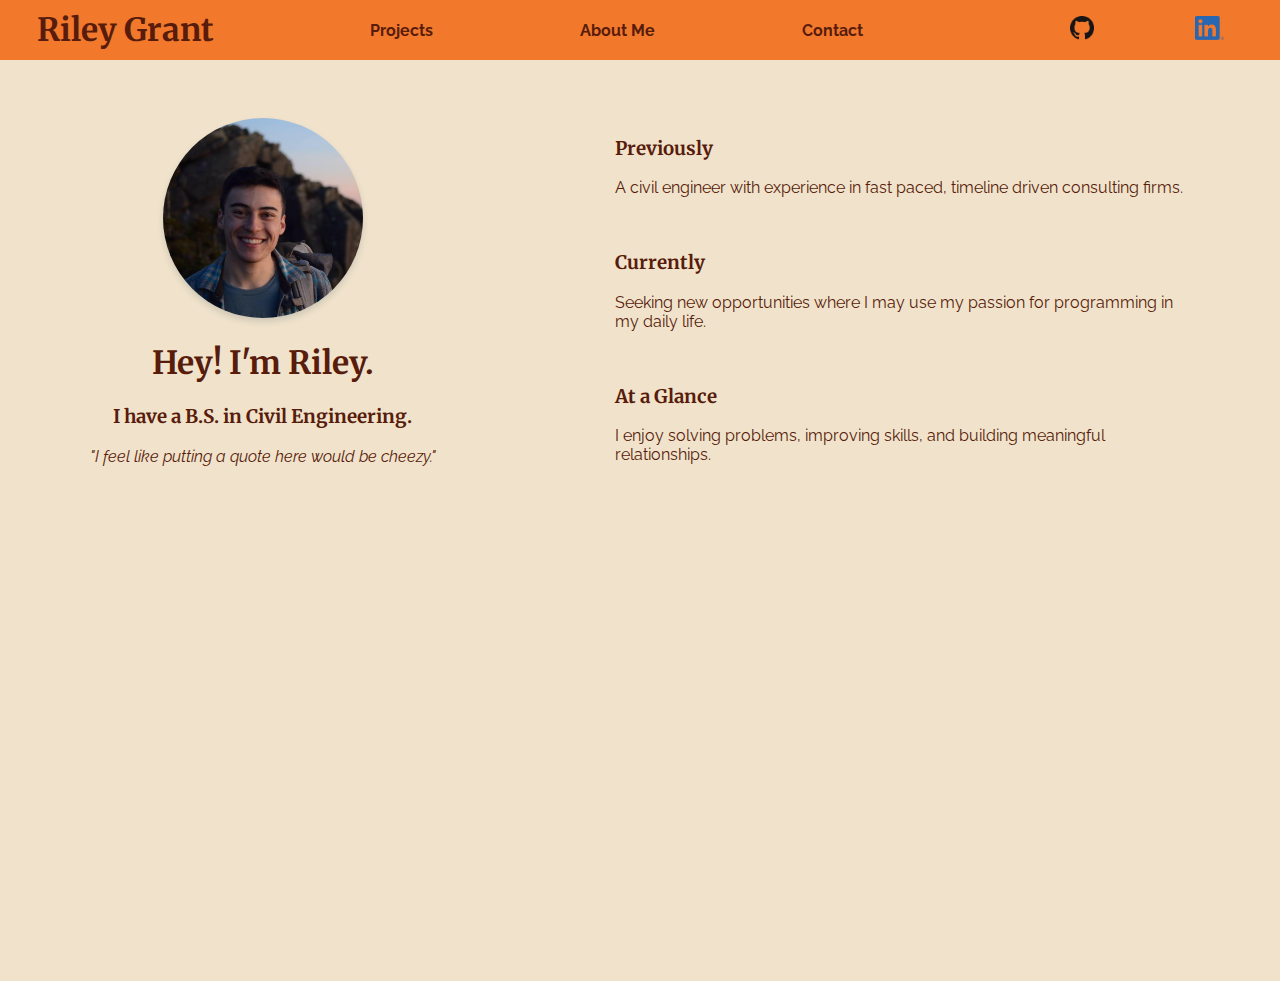
<file: index.html>
<!DOCTYPE html>
<html>

<head>
  <title>Riley Grant</title>
  <link rel="icon" href="images/menu_logo.png">
  <link rel="stylesheet" href="style.css" >
  <meta name="viewport" content="width=device-width, initial-scale=1">
  <link href="https://fonts.googleapis.com/css?family=Raleway|Merriweather&display=swap" rel="stylesheet">
</head>

<body>

  <div class="container">

    <! MASTHEAD >
    <header id="masthead">

      <div class="branding">
        <a href="index.html" id="my-name"> <h1>Riley Grant</h1> </a>
      </div>

      <ul class="header-links-grid">
        <li> <a href="html/projects.html">Projects</a> </li>
        <li> <a href="html/about-me.html">About Me</a> </li>
        <li> <a href="html/contact.html"> Contact </a> </li>
      </ul>

      <ul class="socials-links-grid">
        <li> <a href="https://github.com/rileyhgrant/" target="_blank">
          <img class="social-link" src="images/github.png"
          alt="GitHub" style="width:24px;height:24px;"/> </a>
        <li> <a href="https://linkedin.com/in/rileyhgrant/" target="_blank">
          <img class="social-link" src="images/linkedin.png"
          alt="LinkedIn" style="width:29px;height:24px;"/> </a>
      </ul>

    </header>

    <hr/>


  <div class="inner-container" >

    <div class="index-intro">

      <! HEADSHOT  >
      <div class="headshot-and-quote">
        <img class="headshot" src="images/headshot.jpg"
        alt="Headshot" style="width:200px;height:200px;"/>
        <h1> Hey! I'm Riley. </h1>
        <h3> I have a B.S. in Civil Engineering. </h3>
        <p class="quote" >
          "I feel like putting a quote here would be cheezy."
        </p>
      </div>

      <div class="index-blurb">
        <h3> Previously </h3>
        <p> A civil engineer with experience in fast paced, timeline
          driven consulting firms.
        </p>
        <br>
        <h3> Currently </h3>
        <p> Seeking new opportunities where I may use my passion for
          programming in my daily life.
        </p>
        <br>
        <h3> At a Glance </h3>
        <p> I enjoy solving problems, improving skills, and building meaningful
          relationships.
        </p>
      </div>

    </div>
  </div>

  <! Footer Div >
  <div class="footer">

    <! Footer >
    <div class="footer-text">
      <h4> grantrileyh@gmail.com </h4>
    </div>
  </div>
</div>

</body>

</html>
</file>
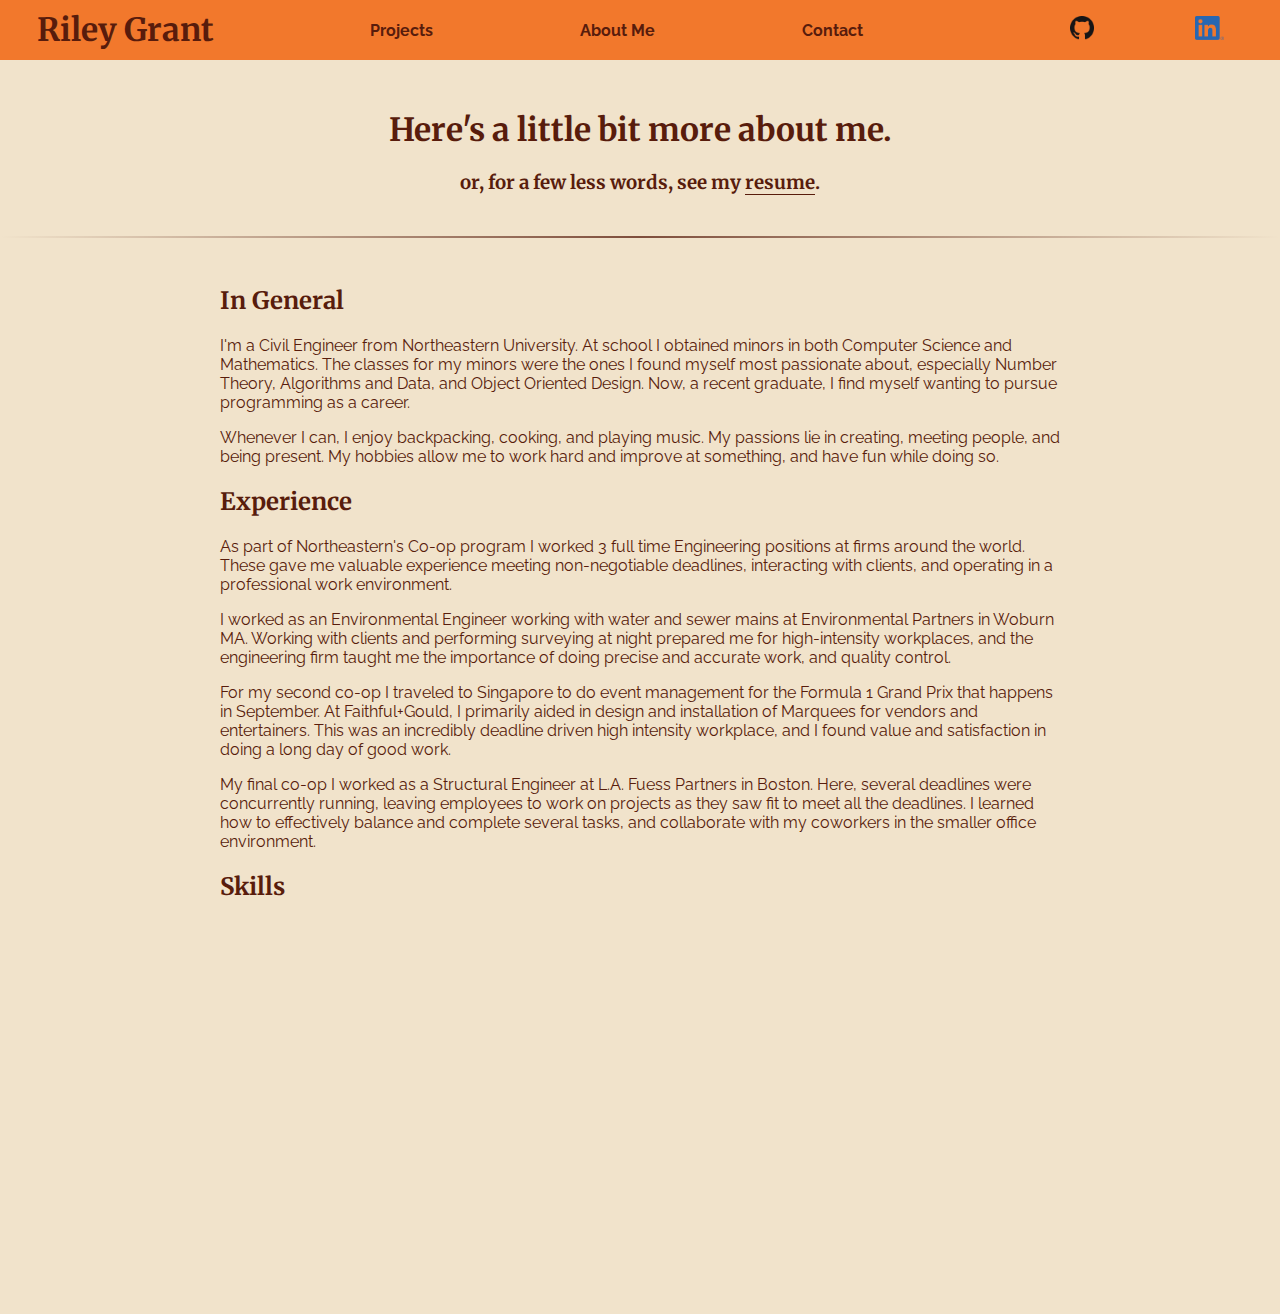
<file: html/about-me.html>
<!DOCTYPE html>
<html>

<head>
  <title>RG About Me</title>
  <link rel="icon" href="../images/menu_logo.png">
  <link  href="../style.css" rel="stylesheet">
  <meta name="viewport" content="width=device-width, initial-scale=1">
  <link href="https://fonts.googleapis.com/css?family=Raleway|Merriweather&display=swap" rel="stylesheet">
</head>

<body>

<div class="container">

  <! MASTHEAD >
  <header id="masthead">

    <div class="branding">
      <a href="../index.html" id="my-name"> <h1>Riley Grant</h1> </a>
    </div>

    <ul class="header-links-grid">
      <li> <a href="projects.html">Projects</a> </li>
      <li> <a href="about-me.html">About Me</a> </li>
      <li> <a href="contact.html"> Contact </a> </li>
    </ul>

    <ul class="socials-links-grid">
      <li> <a href="https://github.com/rileyhgrant/" target="_blank">
        <img class="social-link" src="../images/github.png"
          alt="GitHub" style="width:24px;height:24px;"/> </a>
      <li> <a href="https://linkedin.com/in/rileyhgrant/" target="_blank">
        <img class="social-link" src="../images/linkedin.png"
          alt="LinkedIn" style="width:29px;height:24px;"/> </a>
    </ul>

  </header>

  <hr/>

  <div class="inner-container" >


    <! HEADSHOT  >
    <div class="headshot-and-quote">
      <h1> Here's a little bit more about me. </h1>
      <h3> or, for a few less words, see my
        <a href="../images/Resume_RGrant.pdf" target="_blank">resume</a>.
        <br>
        <br>
      </h3>
    </div>

    <hr/>

    <div class = "about-me-text">
      <div>
        <br>
        <h2> In General </h2>
        <p>
          I'm a Civil Engineer from Northeastern University. At school I obtained minors
          in both Computer Science and Mathematics. The classes for my minors
          were the ones I found myself most passionate about, especially Number
          Theory, Algorithms and Data, and Object Oriented Design. Now, a recent
          graduate, I find myself wanting to pursue programming as a career.
        </p>
        <p>
          Whenever I can, I enjoy backpacking, cooking, and playing music. My
          passions lie in creating, meeting people, and being present. My hobbies
          allow me to work hard and improve at something, and have fun while
          doing so.
        </p>
      </div>

      <div>
        <h2> Experience </h2>
        <p>
          As part of Northeastern's Co-op program I worked 3 full time Engineering
          positions at firms around the world. These gave me valuable experience
          meeting non-negotiable deadlines, interacting with clients, and operating
          in a professional work environment.
        </p>
        <p>
          I worked as an Environmental Engineer working with water and sewer mains
          at Environmental Partners in Woburn MA. Working with clients and
          performing surveying at night prepared me for high-intensity workplaces,
          and the engineering firm taught me the importance of doing precise and
          accurate work, and quality control.
        </p>
        <p>
          For my second co-op I traveled to Singapore to do event management
          for the Formula 1 Grand Prix that happens in September. At Faithful+Gould,
          I primarily aided in design and installation of Marquees for vendors
          and entertainers. This was an incredibly deadline driven high intensity
          workplace, and I found value and satisfaction in doing a long day of
          good work.
        </p>
        <p>
          My final co-op I worked as a Structural Engineer at L.A. Fuess Partners
          in Boston. Here, several deadlines were concurrently running, leaving
          employees to work on projects as they saw fit to meet all the deadlines.
          I learned how to effectively balance and complete several tasks, and
          collaborate with my coworkers in the smaller office environment.
        </p>
      </div>

      <div>
        <h2> Skills </h2>
        <div class="skills-spread" >

          <p>
            For my computer science minor I primarily worked in Java. I feel
            very comfortable writing code in Java, creating tests with existing
            frameworks like JUnit, using standard Object Oriented design patterns
            such as MVC or Client/Server, and using extension, inheritance, and
            composition to create and manipulate classes and data structures.
          </p>

          <p>
            In my personal development I learned Python, and implemented a couple
            short scripts and games. The games I liken to a problem set from
            earlier Computer Science courses, and were built using Pygame to create
            a GUI.
          </p>

          <p>
            Finally, I created this website from scratch using HTML/CSS and a little
            bit of JavaScript. Learning these languages was rewarding and interesting,
            as this is the most public my work has been. Further, getting into
            design of the UI, and trying to create a website that follows UX
            principles allowed me to both learn a lot, and throw myself into a
            project.
          </p>

          <p>
            I am currently learning C with the aid of a textbook. I am hoping
            to gain a further appreciation, and rock solid understanding, of what
            higher level coding languages are doing under the hood by implementing
            data structures and past projects in C.
          </p>

        </div>

        <br>

      </div>
    </div>
  </div>



  <! Footer Div >
  <div class="footer">

    <! Footer >
    <div class="footer-text">
      <h4> grantrileyh@gmail.com </h4>
    </div>



  </div>

</div>
</body>

</html>
</file>
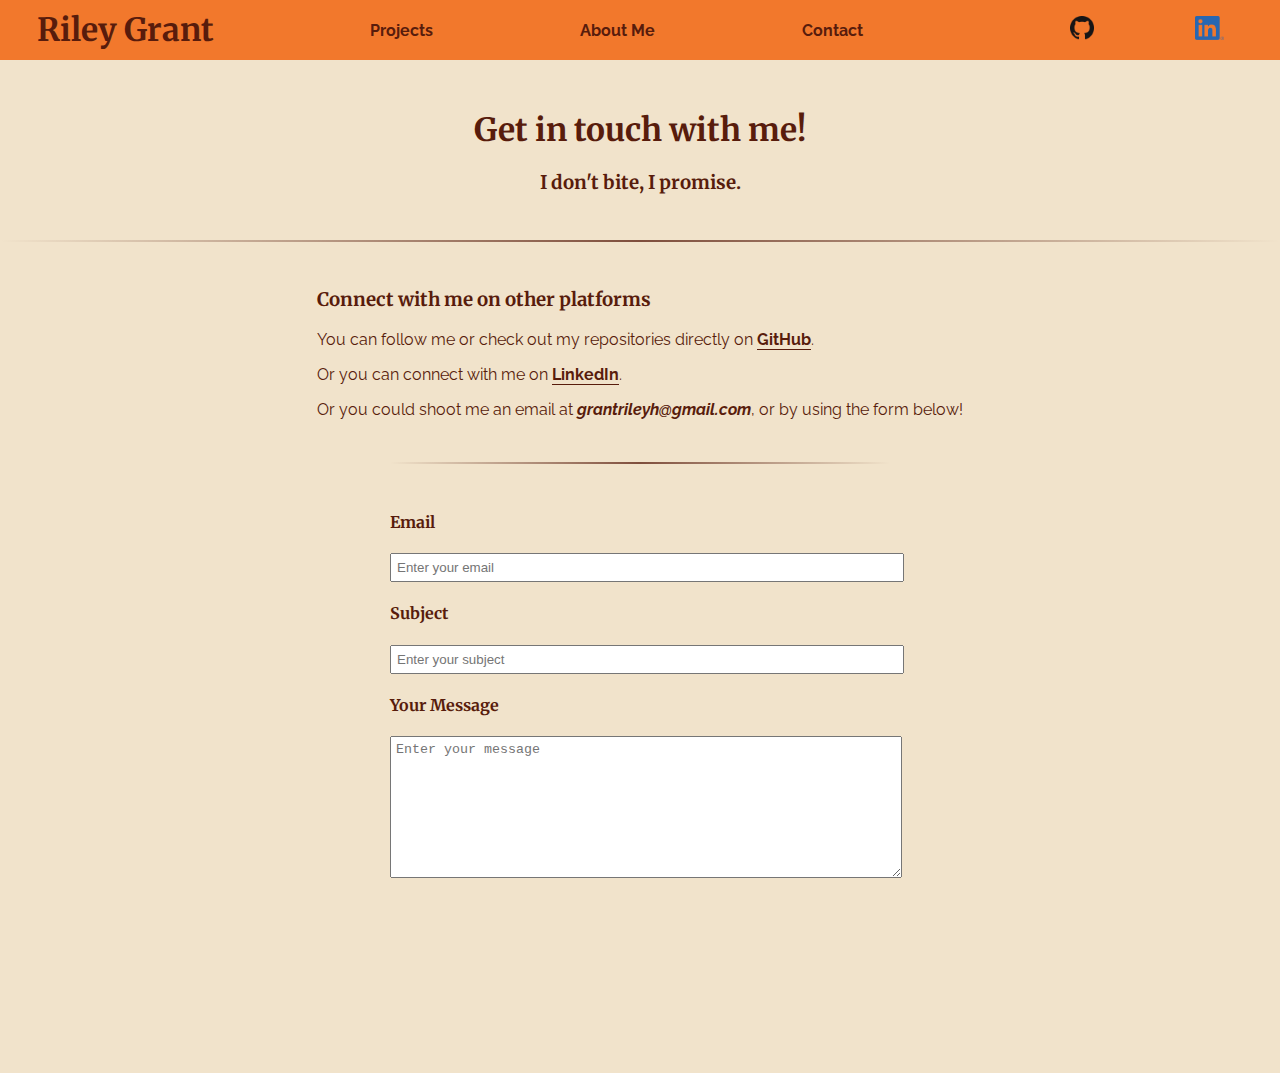
<file: html/contact.html>
<!DOCTYPE html>
<html>

<head>
  <title>RG Contact</title>
  <link rel="icon" href="../images/menu_logo.png">
  <link  href="../style.css" rel="stylesheet">
  <meta name="viewport" content="width=device-width, initial-scale=1">
  <link href="https://fonts.googleapis.com/css?family=Raleway|Merriweather&display=swap" rel="stylesheet">
  <script src="https://cdn.jsdelivr.net/npm/jquery@3.2.1/dist/jquery.min.js"></script>
  <script src="../javascript/contact-script.js"></script>
</head>

<body>

<div class="container">

  <! MASTHEAD >
  <header id="masthead">

    <div class="branding">
      <a href="../index.html" id="my-name"> <h1>Riley Grant</h1> </a>
    </div>

    <ul class="header-links-grid">
      <li> <a href="projects.html">Projects</a> </li>
      <li> <a href="about-me.html">About Me</a> </li>
      <li> <a href="contact.html"> Contact </a> </li>
    </ul>

    <ul class="socials-links-grid">
      <li> <a href="https://github.com/rileyhgrant/" target="_blank">
        <img class="social-link" src="../images/github.png"
          alt="GitHub" style="width:24px;height:24px;"/> </a>
      <li> <a href="https://linkedin.com/in/rileyhgrant/" target="_blank">
        <img class="social-link" src="../images/linkedin.png"
          alt="LinkedIn" style="width:29px;height:24px;"/> </a>
    </ul>

  </header>

  <hr/>

  <div class="inner-container" >


    <! HEADSHOT  >
    <div class="headshot-and-quote">
      <h1> Get in touch with me! </h1>
      <h3> I don't bite, I promise. </h3>
    </div>

    <br>
    <hr/>
    <br>

    <! Footer Div >
      <div class="links-and-contact-grid">
        <! Links >
        <div class="links">
          <h3> Connect with me on other platforms </h3>

          <p> You can follow me or check out my repositories directly on
            <a href="https://github.com/rileyhgrant/"> GitHub</a>.
          </p>

          <p> Or you can connect with me on
            <a href="https://linkedin.com/in/rileyhgrant/"> LinkedIn</a>.
          </p>

          <p> Or you could shoot me an email at
            <b><em>grantrileyh@gmail.com</em></b>,
            or by using the form below!

      </div>

    <! Contact Me >
      <div class="contacts">
        <br>
        <hr/>
        <br>
  	     <form class="contact-form" action="https://formspree.io/grantrileyh@gmail.com" method="POST">
  	        <label>
              <h4>Email</h4>
              <input type="email" name="email" class="contact-email" placeholder="Enter your email" />
  		      </label>
            <div class="contact-email-msg">
            </div>
            <label>
              <h4>Subject</h4>
              <input type="subject" name="subject" class="contact-subject" placeholder="Enter your subject" />
  		      </label>
            <div class="contact-subject-msg">
            </div>
  				  <label>
              <h4> Your Message </h4>
              <textarea type="message" name="message" class="contact-message" placeholder="Enter your message"></textarea>
  				  </label>
            <div class="contact-message-msg">
            </div>
            <br>
            <button type="submit" class="contact-submit">
              Submit
            </button>
  			</form>
        <br>
  		</div>
    </div>
  </div>




  <! Footer Div >
  <div class="footer">

    <! Footer >
    <div class="footer-text">
      <h4> grantrileyh@gmail.com </h4>
    </div>



  </div>

</div>
</body>

</html>
</file>
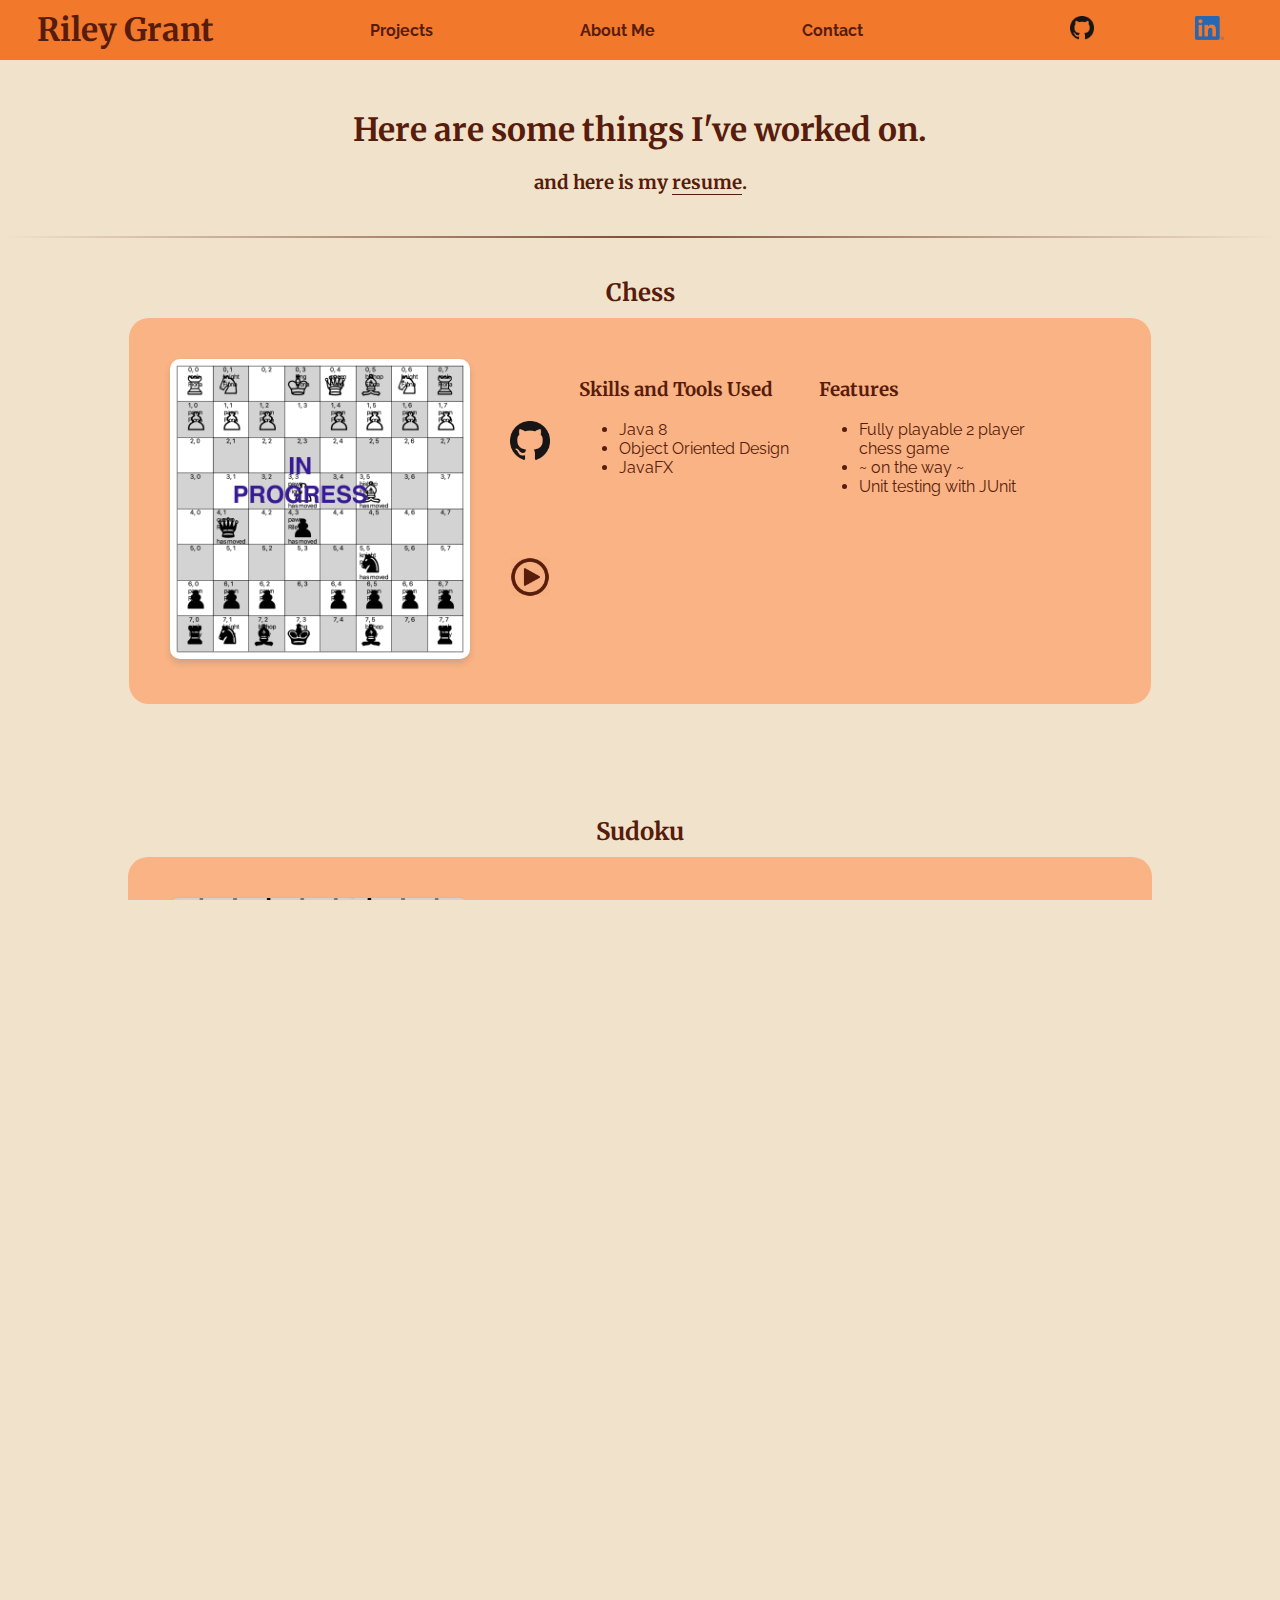
<file: html/projects.html>
<!DOCTYPE html>
<html>

<head>
  <title>RG Projects</title>
  <link rel="icon" href="../images/menu_logo.png">
  <link  href="../style.css" rel="stylesheet">
  <meta name="viewport" content="width=device-width, initial-scale=1">
  <link href="https://fonts.googleapis.com/css?family=Raleway|Merriweather&display=swap" rel="stylesheet">
</head>

<body>

<div class="container">

  <! MASTHEAD >
  <header id="masthead">

    <div class="branding">
      <a href="../index.html" id="my-name"> <h1>Riley Grant</h1> </a>
    </div>

    <ul class="header-links-grid">
      <li> <a href="projects.html">Projects</a> </li>
      <li> <a href="about-me.html">About Me</a> </li>
      <li> <a href="contact.html"> Contact </a> </li>
    </ul>

    <ul class="socials-links-grid">
      <li> <a href="https://github.com/rileyhgrant/" target="_blank">
        <img class="social-link" src="../images/github.png"
          alt="GitHub" style="width:24px;height:24px;"/> </a>
      <li> <a href="https://linkedin.com/in/rileyhgrant/" target="_blank">
        <img class="social-link" src="../images/linkedin.png"
          alt="LinkedIn" style="width:29px;height:24px;"/> </a>
    </ul>

  </header>

  <hr/>

  <div class="inner-container" >

    <div class="headshot-and-quote">
      <h1> Here are some things I've worked on. </h1>
      <h3> and here is my
        <a href="../images/Resume_RGrant.pdf" target="_blank">resume</a>.
        <br>
        <br>
      </h3>
    </div>

    <hr/>







    <div class="project-block">

      <div class="project-title" >
        <h2> Chess </h2>
      </div>

      <div class="project-info">

        <div class="project-image-wrapper" >
          <h4> Chess </h4>
          <img class="project-image" src="../images/chess.png"
          style="width:300px;height:300px;"/>
        </div>

        <ul class="project-links">
          <li> <a href="https://github.com/rileyhgrant/chess" target="_blank">
            <img class="social-link" src="../images/github.png"
              alt="GitHub" style="width:40px;height:40px;"/> </a>
          </li>
          <li> <a href="snake-game.html" target="_blank">
            <img class="social-link" src="../images/play-button.png"
            alt="GitHub" style="width:40px;height:40px;"/> </a>
          </li>
        </ul>

        <div class="project-skills-text">
          <h3> Skills and Tools Used </h3>
          <ul class="project-bullet-points">
            <li> Java 8 </li>
            <li> Object Oriented Design </li>
            <li> JavaFX </li>
          </ul>
        </div>

        <div class="project-features-text">
          <h3> Features </h3>
          <ul class="project-bullet-points">
            <li> Fully playable 2 player chess game </li>
            <li> ~ on the way ~ </li>
            <li> Unit testing with JUnit </li>
          </ul>
        </div>

      </div>

    </div>






    <div class="project-block">

      <div class="project-title" >
        <h2> Sudoku </h2>
      </div>

      <div class="project-info">

        <div class="project-image-wrapper" >
          <h4> Sudoku </h4>
          <img class="project-image" src="../images/sudoku.png"
          style="width:300px;height:300px;"/>
        </div>

        <ul class="project-links">
          <li> <a href="https://github.com/rileyhgrant/sudoku" target="_blank">
            <img class="social-link" src="../images/github.png"
              alt="GitHub" style="width:40px;height:40px;"/> </a>
          </li>
          <li> <a href="https://www.youtube.com/watch?v=ppCdnAQjHPY" target="_blank">
            <img class="social-link" src="../images/play-button.png"
              alt="GitHub" style="width:40px;height:40px;"/> </a>
          </li>
        </ul>

        <div class="project-skills-text">
          <h3> Skills and Tools Used </h3>
          <ul class="project-bullet-points">
            <li> Python3 </li>
            <li> Object Oriented Design </li>
            <li> Pygame </li>
          </ul>
        </div>

        <div class="project-features-text">
          <h3> Features </h3>
          <ul class="project-bullet-points">
            <li> Intuitive controls and UI </li>
            <li> Algorithmic solving and creation of Sudoku boards with backtracking </li>
            <li> Unit testing with nose </li>
          </ul>
        </div>

      </div>

    </div>







    <div class="project-block">

      <div class="project-title" >
        <h2> Personal Website </h2>
      </div>

      <div class="project-info">

        <div class="project-image-wrapper" >
          <h4> Personal Website </h4>
          <img class="project-image" src="../images/website.png"
          style="width:300px;height:300px;"/>
        </div>

        <ul class="project-links">
          <li> <a href="https://github.com/rileyhgrant/rileyhgrant.github.io" target="_blank">
            <img class="social-link" src="../images/github.png"
              alt="GitHub" style="width:40px;height:40px;"/> </a>
          </li>

        </ul>

        <div class="project-skills-text">
          <h3> Skills and Tools Used </h3>
          <ul class="project-bullet-points">
            <li> HTML / CSS </li>
            <li> JavaScript and JQuery</li>
            <li> Chrome DevTools </li>
            <li> Formspring.io </li>
          </ul>
        </div>

        <div class="project-features-text">
          <h3> Features </h3>
          <ul class="project-bullet-points">
            <li> Intuitive UX styling </li>
            <li> Responsive Web Design </li>
            <li> Data validation when sending direct emails </li>
          </ul>
        </div>

      </div>

    </div>








    <div class="project-block">

      <div class="project-title" >
        <h2> Snake </h2>
      </div>

      <div class="project-info">

        <div class="project-image-wrapper" >
          <h4> Snake </h4>
          <img class="project-image" src="../images/snake.png"
          style="width:300px;height:300px;"/>
        </div>

        <ul class="project-links">
          <li> <a href="https://github.com/rileyhgrant/rileyhgrant.github.io/blob/master/javascript/snake-script.js" target="_blank">
            <img class="social-link" src="../images/github.png"
              alt="GitHub" style="width:40px;height:40px;"/> </a>
          </li>
          <li> <a href="snake-game.html" target="_blank">
            <img class="social-link" src="../images/play-button.png"
            alt="GitHub" style="width:40px;height:40px;"/> </a>
          </li>
        </ul>

        <div class="project-skills-text">
          <h3> Skills and Tools Used </h3>
          <ul class="project-bullet-points">
            <li> JavaScript </li>
            <li> HTML </li>
            <li> ~ idk ~ </li>
          </ul>
        </div>

        <div class="project-features-text">
          <h3> Features </h3>
          <ul class="project-bullet-points">
            <li> Playable snake game built in JavaScript</li>
            <li> ... </li>
            <li> ... </li>
          </ul>
        </div>

      </div>

    </div>







    <div class="project-block">

      <div class="project-title" >
        <h2> Trip Reimbursement Calculator </h2>
      </div>

      <div class="project-info">

        <div class="project-image-wrapper" >
          <h4> Trip Reimbursements </h4>
          <img class="project-image" src="../images/trip_reimbursements.png"
          style="width:300px;height:300px;"/>
        </div>

        <ul class="project-links">
          <li> <a href="https://github.com/rileyhgrant/Trip-Reimbursements" target="_blank">
            <img class="social-link" src="../images/github.png"
              alt="GitHub" style="width:40px;height:40px;"/> </a>
          </li>
          <li> <a href="snake-game.html" target="_blank">
            <img class="social-link" src="../images/play-button.png"
            alt="GitHub" style="width:40px;height:40px;"/> </a>
          </li>
        </ul>

        <div class="project-skills-text">
          <h3> Skills and Tools Used </h3>
          <ul class="project-bullet-points">
            <li> Python </li>
            <li> ... </li>
            <li> ... </li>
          </ul>
        </div>

        <div class="project-features-text">
          <h3> Features </h3>
          <ul class="project-bullet-points">
            <li> Used in friend group to improve efficiency of settling payments after outings </li>
            <li> Calculates way for everyone to evenly pay with least amount of transactions total </li>
            <li> ... </li>
          </ul>
        </div>

      </div>

    </div>





  <div class="footer">
    <div class="footer-text">
      <h4> grantrileyh@gmail.com </h4>
    </div>
  </div>

</div>


</body>

</html>
</file>
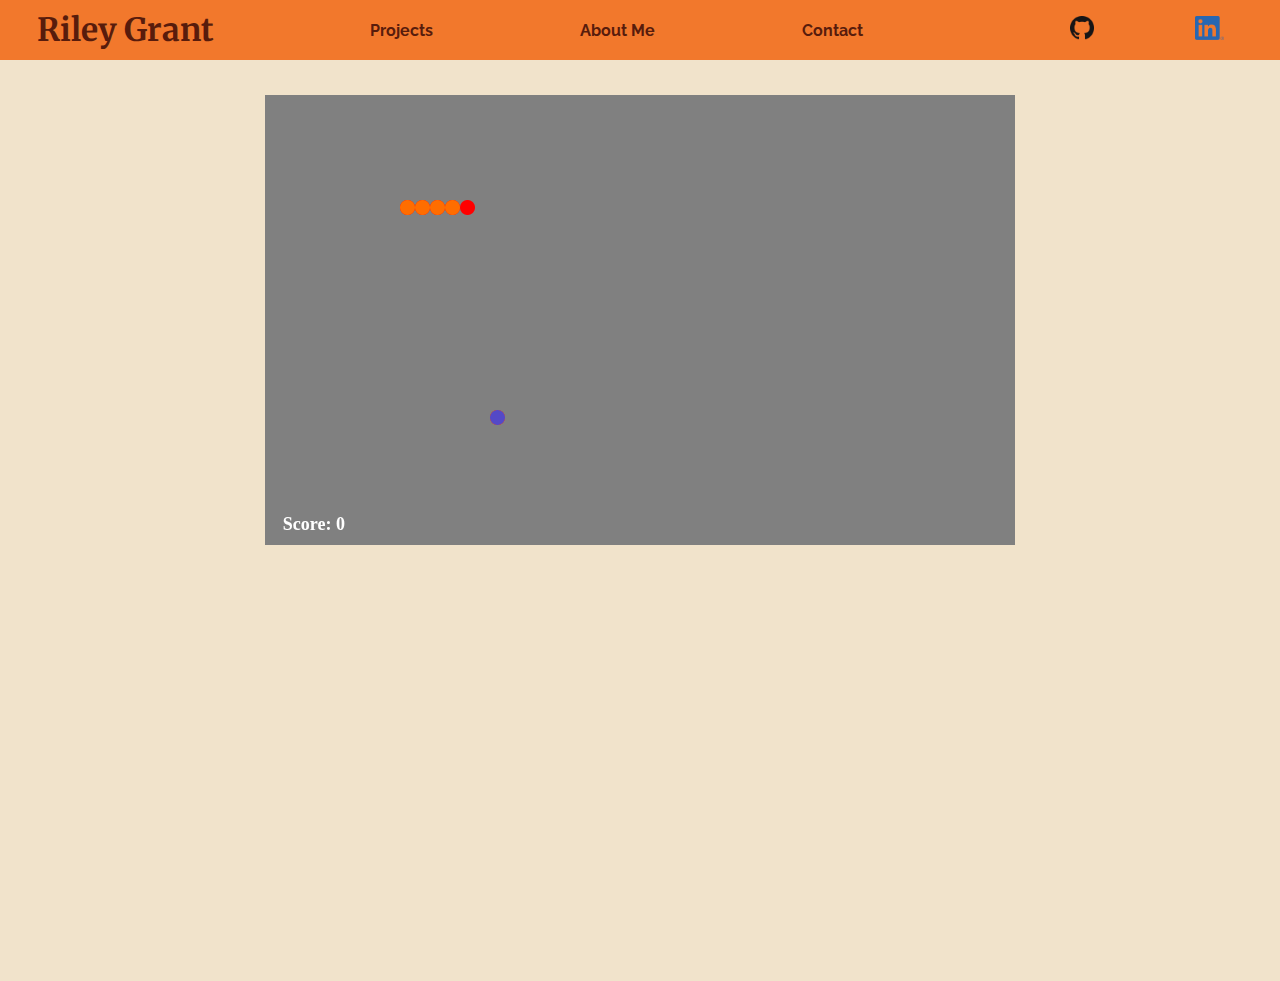
<file: html/snake-game.html>
<!DOCTYPE html>
<html>

<head>
  <title>Snake!</title>
  <link rel="icon" href="../images/menu_logo.png">
  <link  href="../style.css" rel="stylesheet">
  <meta name="viewport" content="width=device-width, initial-scale=1">
  <link href="https://fonts.googleapis.com/css?family=Raleway|Merriweather&display=swap" rel="stylesheet">
  <script src="../javascript/snake-script.js"></script>
</head>

<body>

<div class="container">

  <! MASTHEAD >
  <header id="masthead">

    <div class="branding">
      <a href="../index.html" id="my-name"> <h1>Riley Grant</h1> </a>
    </div>

    <ul class="header-links-grid">
      <li> <a href="projects.html">Projects</a> </li>
      <li> <a href="about-me.html">About Me</a> </li>
      <li> <a href="contact.html"> Contact </a> </li>
    </ul>

    <ul class="socials-links-grid">
      <li> <a href="https://github.com/rileyhgrant/" target="_blank">
        <img class="social-link" src="../images/github.png"
          alt="GitHub" style="width:24px;height:24px;"/> </a>
      <li> <a href="https://linkedin.com/in/rileyhgrant/" target="_blank">
        <img class="social-link" src="../images/linkedin.png"
          alt="LinkedIn" style="width:29px;height:24px;"/> </a>
    </ul>

  </header>

  <hr/>

  <div class="inner-container" >

    <hr/>

    <body onload="init();">
      <canvas id="snake-canvas" width="750" height="450">
      </canvas>
    </body>

  </div>



  <! Footer Div >
  <div class="footer">

    <! Footer >
    <div class="footer-text">
      <h4> grantrileyh@gmail.com </h4>
    </div>



  </div>

</div>
</body>

</html>
</file>
<file: style.css>
/* GLOBALS */

:root{
  --light-color: #f1e3cb;
  --med-light-color: #f9b384;
  --med-dark-color: #f2782c;
  --dark-color: #581c0c;
}

html {
  overflow: hidden;
  min-height: 100%;
  height: 100%;
  background-color: var(--light-color);
}

/* header fonts */
h1, h2, h3, h4 {
  font-family: 'Merriweather', monospace;
}

/* paragraph fonts */
body {
  font-family: 'Raleway', monospace;
  color: var(--dark-color);/* #581C0C; */
  /*color: #001f3f; */
  margin: 0;
  margin-bottom: 0px;
  overflow: auto;
  min-height: 100%;
  height: 100%;
}

hr {
  border: 0px;
  height: 2px;
  background-image: linear-gradient(to right, rgba(88, 28, 12, 0),
    rgba(88, 28, 12, 0.75), rgba(88, 28, 12, 0));
}

a{
  text-decoration: none;
  color: var(--dark-color);
  font-weight: bold;
  transition: all ease-in-out 0.2s;
}

a:hover{
  color: var(--med-dark-color);
  transition: 0.15s;
  border-bottom: 0px solid;
}


/* CONTAINERS */

.container {
  margin: 0px auto;
  margin-bottom: 0px;
  background-color: var(--light-color);
  min-height: 100%;
  height: 100%;
}

.container > div {
  /* margin: 0px auto; */
}

.inner-container {
  margin: 0px auto;
  min-height: 100%;
}

.inner-container a{
  border-bottom: 1px solid;
}

.inner-container a:hover{
  transition: all ease-in-out 0.1s;
  border-bottom: 0px solid;
}

/* MASTHEAD */

#masthead {
  background: var(--med-dark-color); /* #CA5116;rgb(220, 220, 220);*/
  display: flex;
  flex-wrap: wrap;
  justify-content: space-around;
  align-items: center;
  flex: 0 1 30%;
  padding: 0 1rem;
  position: fixed;
  top: 0;
  width: 100%;
  z-index: 99;
}

#masthead h1 {
    margin: 0;
}

#masthead a{
  text-decoration: none;
  font-weight: bolder;
}

#masthead a:hover{
  color: var(--med-light-color);
  border-bottom: 1px solid;
}


.header-links-grid {
  list-style: none;
  display: flex;
  justify-content: space-around;
  flex: 0 1 50%;
}

.socials-links-grid {
  list-style: none;
  display: flex;
  justify-content: space-around;
  align-items: center;
  flex: 0 1 20%;
}


/* HEADSHOT */

.index-intro {
  display: flex;
  justify-content: space-around;
}

.index-blurb {
  margin-top: 100px;
  flex: 0 1 45%;
}

.headshot-and-quote {
  margin-top: 100px;
  text-align: center
}

.headshot-and-quote a{
  border-bottom: 1px solid;
}

.headshot-and-quote a:hover{
  transition: all ease-in-out 0.1s;
  border-bottom: 0px solid;
}

.headshot {
  border-radius: 50%;
  width: 150px;
  height 150px;
  box-shadow: 0 4px 6px 0 rgba(34, 60, 80, 0.16);
  transition: all ease-in-out 0.2s;
}

.headshot:hover {
  box-shadow: 0 8px 12px 0 rgba(34, 60, 80, 0.16);
}

.quote {
  font-style: italic;
}





/* PROJECTS */

.project-block {
  margin: 50px auto;
  margin-top: -40px;
  margin-bottom: -60px;
  padding: 4%;
  max-width: 80%;
  display: flex;
  flex-direction: column;
}

.project-title {
  margin: 0px auto;
  display: flex;
  justify-content: center;
}

.project-info {
  margin: 50px auto;
  margin-top: -10px;
  display: flex;
  justify-content: space-around;
  text-align: center;
  padding: 4%;
  background-color: var(--med-light-color);
  border-radius: 20px;
}


.project-image-wrapper {
  padding: 0%;
  position: relative;
  flex: 0 1 40%;
}

.project-image-wrapper > h4 {
  position: absolute;
  top: 50%;
  left: 50%;
  transform: translate(-50%, -50%);
  color: var(--med-light-color);
  visibility: hidden;
  z-index: 2;
  transition: all ease-in-out 0.2s;
}

.project-image-wrapper:hover > h4 {
  visibility: visible;
}

.project-image {
  border-radius: 10px;
  margin-right: 0px;
  box-shadow: 0 4px 6px 0 rgba(34, 60, 80, 0.16);
  transition: all ease-in-out 0.2s;
}

.project-image:hover {
  filter: brightness(0.55);
  box-shadow: 0 8px 12px 0 rgba(34, 60, 80, 0.16);
}

.project-links {
  list-style: none;
  display: flex;
  text-align: left;
  flex-direction: column;
  justify-content: space-around;
  flex: 0 1 10%;
}

.project-links a{
  border-bottom: 0px solid;
}

.project-links a:hover{
  color: var(--dark-color);
  border-bottom: 1px solid;
}


.project-skills-text {
  list-style: none;
  text-align: left;
  flex: 0 1 35%;
}

.project-features-text {
  list-style: none;
  text-align: left;
  flex: 0 1 35%;
  margin-right: 50px;
}

.about-me-text {
  max-width: 840px;
  margin: 0px auto;
}





/* FOOTER */

.footer {
  display: flex;
  justify-content: center;
  background-color: var(--med-dark-color);
}




.links-and-contact-grid {
  display: flex;
  flex-direction: column;
}

.links {
  max-width: 840px;
  margin: 0 auto;
}

.links-list {
  margin: 0 auto;
}


.contacts {
  margin: 0 auto;
}

form input, textarea {
  padding: 5px;
  border-radius; 5px;
  width: 500px;
}

.contact-message {
  height: 130px;
}

.contact-email-msg, .contact-subject-msg, .contact-message-msg {
  color: var(--med-dark-color);
}

.contact-form {
  width: 500px;
  margin: 0 auto;
}

.contact-button {
  background-color: var(--light-color);
  margin: 20px 0;
}

#snake-canvas {
  display: flex;
  margin: 75px auto;
  background-color: grey;
}





/* MEDIA QUERIES */

/* break point for 480px */
@media (max-width: 480px) {
  .about-grid {
    grid-template-columns: 100%
  }
}

/* break point for 640px */
@media (max-width: 640px) {
  .projects-grid {
    grid-template-columns: 100%
  }

  .links-and-contact-grid {
    grid-template-columns: 100%
  }
}


/*
   COLOR SCHEME FOR SAFEKEEPING
   ======================================
   LIGHTEST;  light pinkish   :   #f1e3cb
   MID-LIGHT; sandy pinkish   :   #f9b384
   MID-DARK;  orange-ey       :   #f2782c
   DARK;      rust-ey         :   #581c0c
   =====
   UNUSED mid-dark            :   #ca5116
*/
</file>
